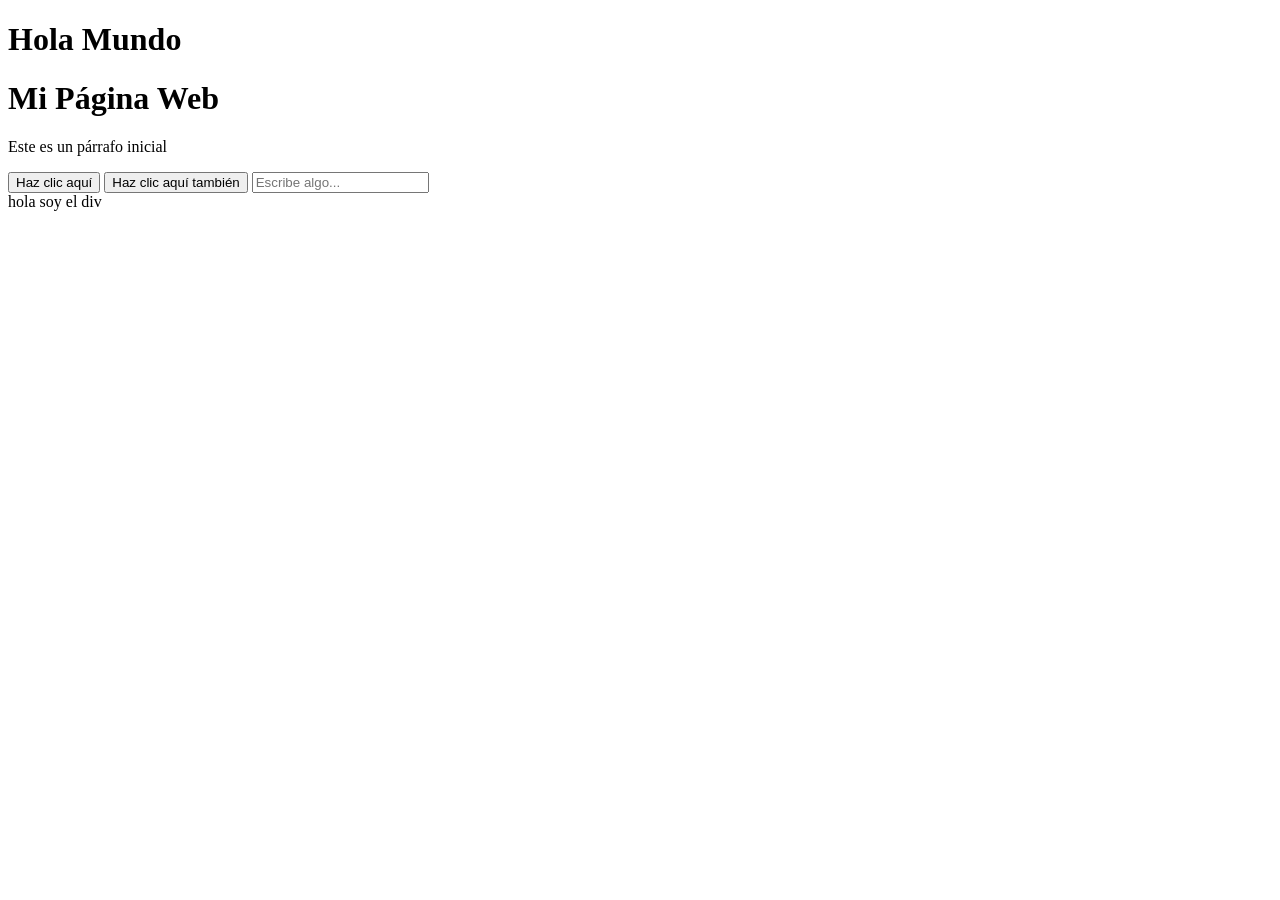
<file: index.html>
<!DOCTYPE html>
<html lang = "es">
<head>
    <meta charset="UTF-8">
    <meta name="viewport" content="width=device-width, initial-scale=1.0">
    <title>Document</title>
</head>
<body>
    <h1>Hola Mundo</h1>
    <h1 id="titulo">Mi Página Web</h1>
    <p id="parrafo">Este es un párrafo inicial</p>
    <button id="x">Haz clic aquí</button>
    <button id="boton">Haz clic aquí también</button>
    <input type="text" id="entrada" placeholder="Escribe algo...">
    <div id="resultado">hola soy el div</div>
    <script src="scripts.js"></script>
</body>
</html>
</file>
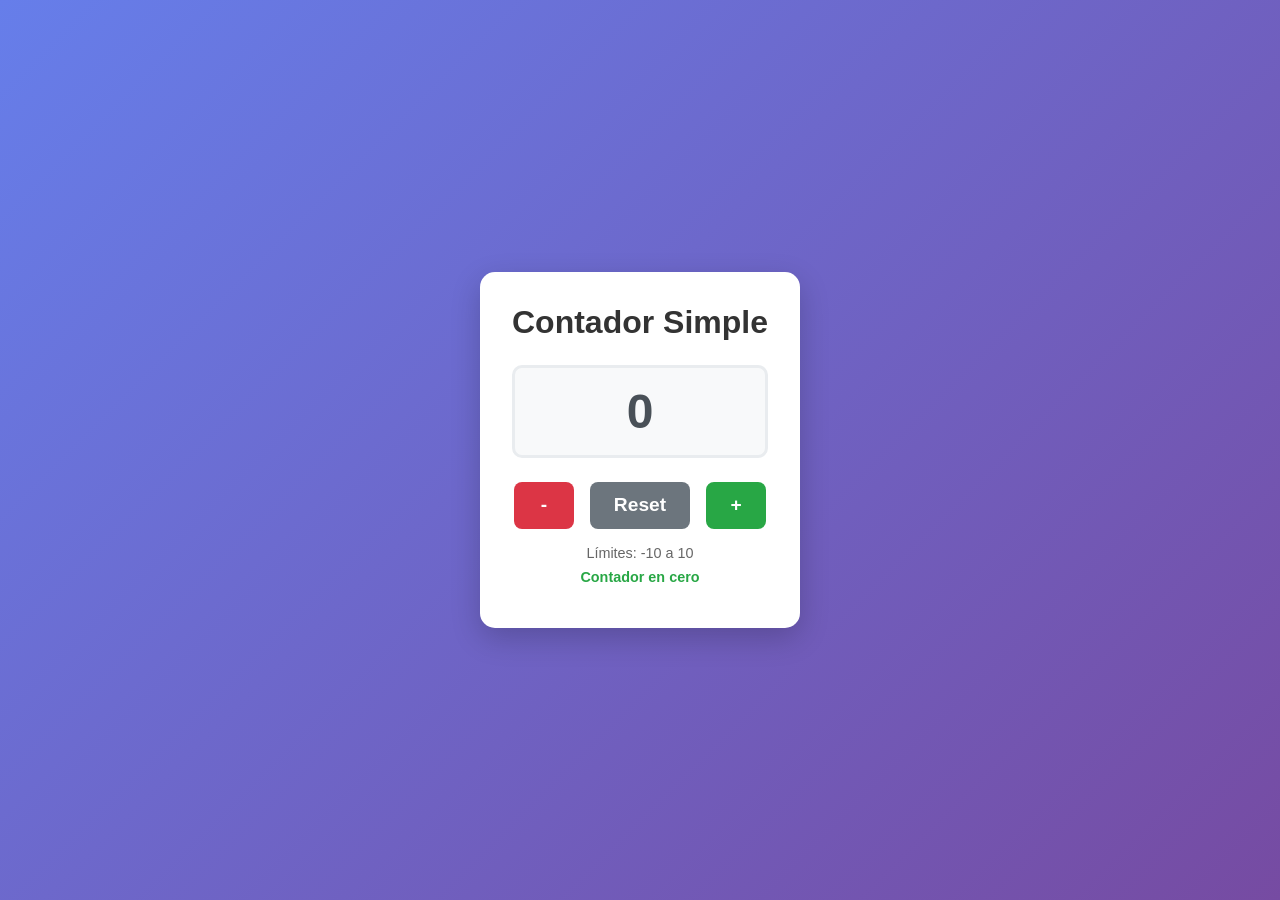
<file: ejercicio1/index.html>
<!DOCTYPE html>
<html lang="es">
<head>
    <meta charset="UTF-8">
    <meta name="viewport" content="width=device-width, initial-scale=1.0">
    <title>Ejercicio 1 - Contador</title>
    <link rel="stylesheet" href="style.css">
</head>
<body>
    <div class="container">
        <h1>Contador Simple</h1>
        <div class="counter-display">
            <span id="contador">0</span>
        </div>
        <div class="buttons">
            <button id="decrementar" class="btn btn-red">-</button>
            <button id="reset" class="btn btn-gray">Reset</button>
            <button id="incrementar" class="btn btn-green">+</button>
        </div>
        <div class="info">
            <p>Límites: -10 a 10</p>
            <p id="mensaje"></p>
        </div>
    </div>
    <script src="script.js"></script>
</body>
</html>
</file>
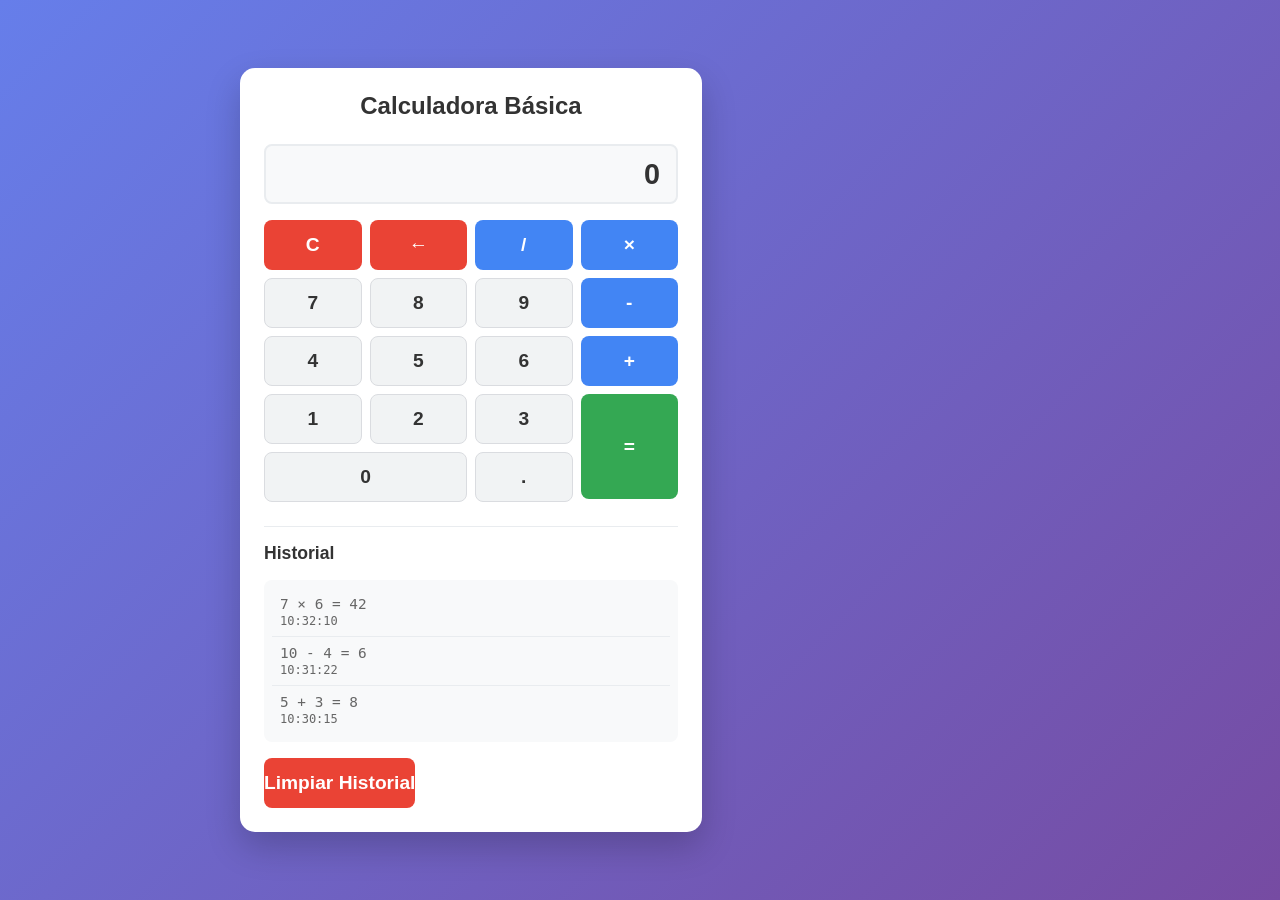
<file: ejercicio3/index.html>
<!DOCTYPE html>
<html lang="es">
<head>
    <meta charset="UTF-8">
    <meta name="viewport" content="width=device-width, initial-scale=1.0">
    <title>Ejercicio 3 - Calculadora Básica</title>
    <link rel="stylesheet" href="style.css">
</head>
<body>
    <div class="container">
        <div class="calculadora">
            <h1>Calculadora Básica</h1>
            
            <div class="pantalla">
                <input type="text" id="display" readonly placeholder="0">
            </div>
            
            <div class="botones">
                <button class="btn btn-clear" onclick="limpiar()">C</button>
                <button class="btn btn-clear" onclick="borrarUltimo()">←</button>
                <button class="btn btn-operator" onclick="agregarOperador('/')">/</button>
                <button class="btn btn-operator" onclick="agregarOperador('*')">×</button>
                
                <button class="btn btn-number" onclick="agregarNumero('7')">7</button>
                <button class="btn btn-number" onclick="agregarNumero('8')">8</button>
                <button class="btn btn-number" onclick="agregarNumero('9')">9</button>
                <button class="btn btn-operator" onclick="agregarOperador('-')">-</button>
                
                <button class="btn btn-number" onclick="agregarNumero('4')">4</button>
                <button class="btn btn-number" onclick="agregarNumero('5')">5</button>
                <button class="btn btn-number" onclick="agregarNumero('6')">6</button>
                <button class="btn btn-operator" onclick="agregarOperador('+')">+</button>
                
                <button class="btn btn-number" onclick="agregarNumero('1')">1</button>
                <button class="btn btn-number" onclick="agregarNumero('2')">2</button>
                <button class="btn btn-number" onclick="agregarNumero('3')">3</button>
                <button class="btn btn-equals" onclick="calcular()" rowspan="2">=</button>
                
                <button class="btn btn-number btn-zero" onclick="agregarNumero('0')">0</button>
                <button class="btn btn-number" onclick="agregarPunto()">.</button>
            </div>
            
            <div class="historial">
                <h3>Historial</h3>
                <ul id="listaHistorial"></ul>
                <button class="btn btn-clear" onclick="limpiarHistorial()">Limpiar Historial</button>
            </div>
        </div>
    </div>
    <script src="script.js"></script>
</body>
</html>
</file>
<file: ejercicio1/style.css>
* {
    margin: 0;
    padding: 0;
    box-sizing: border-box;
}

body {
    font-family: Arial, sans-serif;
    background: linear-gradient(135deg, #667eea 0%, #764ba2 100%);
    min-height: 100vh;
    display: flex;
    justify-content: center;
    align-items: center;
}

.container {
    background: white;
    padding: 2rem;
    border-radius: 15px;
    box-shadow: 0 10px 30px rgba(0, 0, 0, 0.2);
    text-align: center;
    min-width: 300px;
}

h1 {
    color: #333;
    margin-bottom: 1.5rem;
    font-size: 2rem;
}

.counter-display {
    background: #f8f9fa;
    border: 3px solid #e9ecef;
    border-radius: 10px;
    padding: 1rem;
    margin-bottom: 1.5rem;
}

#contador {
    font-size: 3rem;
    font-weight: bold;
    color: #495057;
}

.buttons {
    display: flex;
    gap: 1rem;
    justify-content: center;
    margin-bottom: 1rem;
}

.btn {
    padding: 0.8rem 1.5rem;
    border: none;
    border-radius: 8px;
    font-size: 1.2rem;
    font-weight: bold;
    cursor: pointer;
    transition: all 0.3s ease;
    min-width: 60px;
}

.btn:hover {
    transform: translateY(-2px);
    box-shadow: 0 5px 15px rgba(0, 0, 0, 0.2);
}

.btn-green {
    background: #28a745;
    color: white;
}

.btn-green:hover {
    background: #218838;
}

.btn-red {
    background: #dc3545;
    color: white;
}

.btn-red:hover {
    background: #c82333;
}

.btn-gray {
    background: #6c757d;
    color: white;
}

.btn-gray:hover {
    background: #5a6268;
}

.info {
    color: #666;
    font-size: 0.9rem;
}

.info p {
    margin: 0.5rem 0;
}

#mensaje {
    font-weight: bold;
    min-height: 1.2rem;
}

.limite {
    color: #dc3545;
}

.normal {
    color: #28a745;
}
</file>
<file: ejercicio3/style.css>
* {
    margin: 0;
    padding: 0;
    box-sizing: border-box;
}

body {
    font-family: 'Arial', sans-serif;
    background: linear-gradient(135deg, #667eea 0%, #764ba2 100%);
    min-height: 100vh;
    display: flex;
    justify-content: center;
    align-items: center;
    padding: 1rem;
}

.container {
    display: flex;
    gap: 2rem;
    max-width: 800px;
    width: 100%;
}

.calculadora {
    background: white;
    border-radius: 15px;
    box-shadow: 0 15px 35px rgba(0, 0, 0, 0.2);
    padding: 1.5rem;
    min-width: 320px;
}

h1 {
    text-align: center;
    color: #333;
    margin-bottom: 1.5rem;
    font-size: 1.5rem;
}

.pantalla {
    margin-bottom: 1rem;
}

#display {
    width: 100%;
    height: 60px;
    font-size: 1.8rem;
    text-align: right;
    padding: 0 1rem;
    border: 2px solid #e9ecef;
    border-radius: 8px;
    background: #f8f9fa;
    color: #333;
    font-weight: bold;
}

.botones {
    display: grid;
    grid-template-columns: repeat(4, 1fr);
    gap: 0.5rem;
    margin-bottom: 1.5rem;
}

.btn {
    height: 50px;
    border: none;
    border-radius: 8px;
    font-size: 1.2rem;
    font-weight: bold;
    cursor: pointer;
    transition: all 0.3s ease;
    user-select: none;
}

.btn:hover {
    transform: translateY(-2px);
    box-shadow: 0 5px 15px rgba(0, 0, 0, 0.2);
}

.btn:active {
    transform: translateY(0);
}

.btn-number {
    background: #f1f3f4;
    color: #333;
    border: 1px solid #dadce0;
}

.btn-number:hover {
    background: #e8eaed;
}

.btn-operator {
    background: #4285f4;
    color: white;
}

.btn-operator:hover {
    background: #3367d6;
}

.btn-equals {
    background: #34a853;
    color: white;
    grid-row: span 2;
    height: 105px;
}

.btn-equals:hover {
    background: #2d8f47;
}

.btn-clear {
    background: #ea4335;
    color: white;
}

.btn-clear:hover {
    background: #d33b2c;
}

.btn-zero {
    grid-column: span 2;
}

.historial {
    border-top: 1px solid #e9ecef;
    padding-top: 1rem;
}

.historial h3 {
    color: #333;
    margin-bottom: 1rem;
    font-size: 1.1rem;
}

#listaHistorial {
    list-style: none;
    max-height: 200px;
    overflow-y: auto;
    margin-bottom: 1rem;
    background: #f8f9fa;
    border-radius: 8px;
    padding: 0.5rem;
}

.historial-item {
    padding: 0.5rem;
    border-bottom: 1px solid #e9ecef;
    font-family: monospace;
    font-size: 0.9rem;
    color: #666;
}

.historial-item:last-child {
    border-bottom: none;
}

.historial-item:hover {
    background: #e9ecef;
    cursor: pointer;
}

.error {
    color: #ea4335;
    background: #fce8e6;
    border: 1px solid #ea4335;
}

.empty-historial {
    text-align: center;
    color: #999;
    font-style: italic;
    padding: 1rem;
}

@media (max-width: 768px) {
    .container {
        flex-direction: column;
        align-items: center;
    }
    
    .calculadora {
        min-width: 280px;
    }
    
    .btn {
        height: 45px;
        font-size: 1.1rem;
    }
    
    #display {
        height: 50px;
        font-size: 1.5rem;
    }
}
</file>
